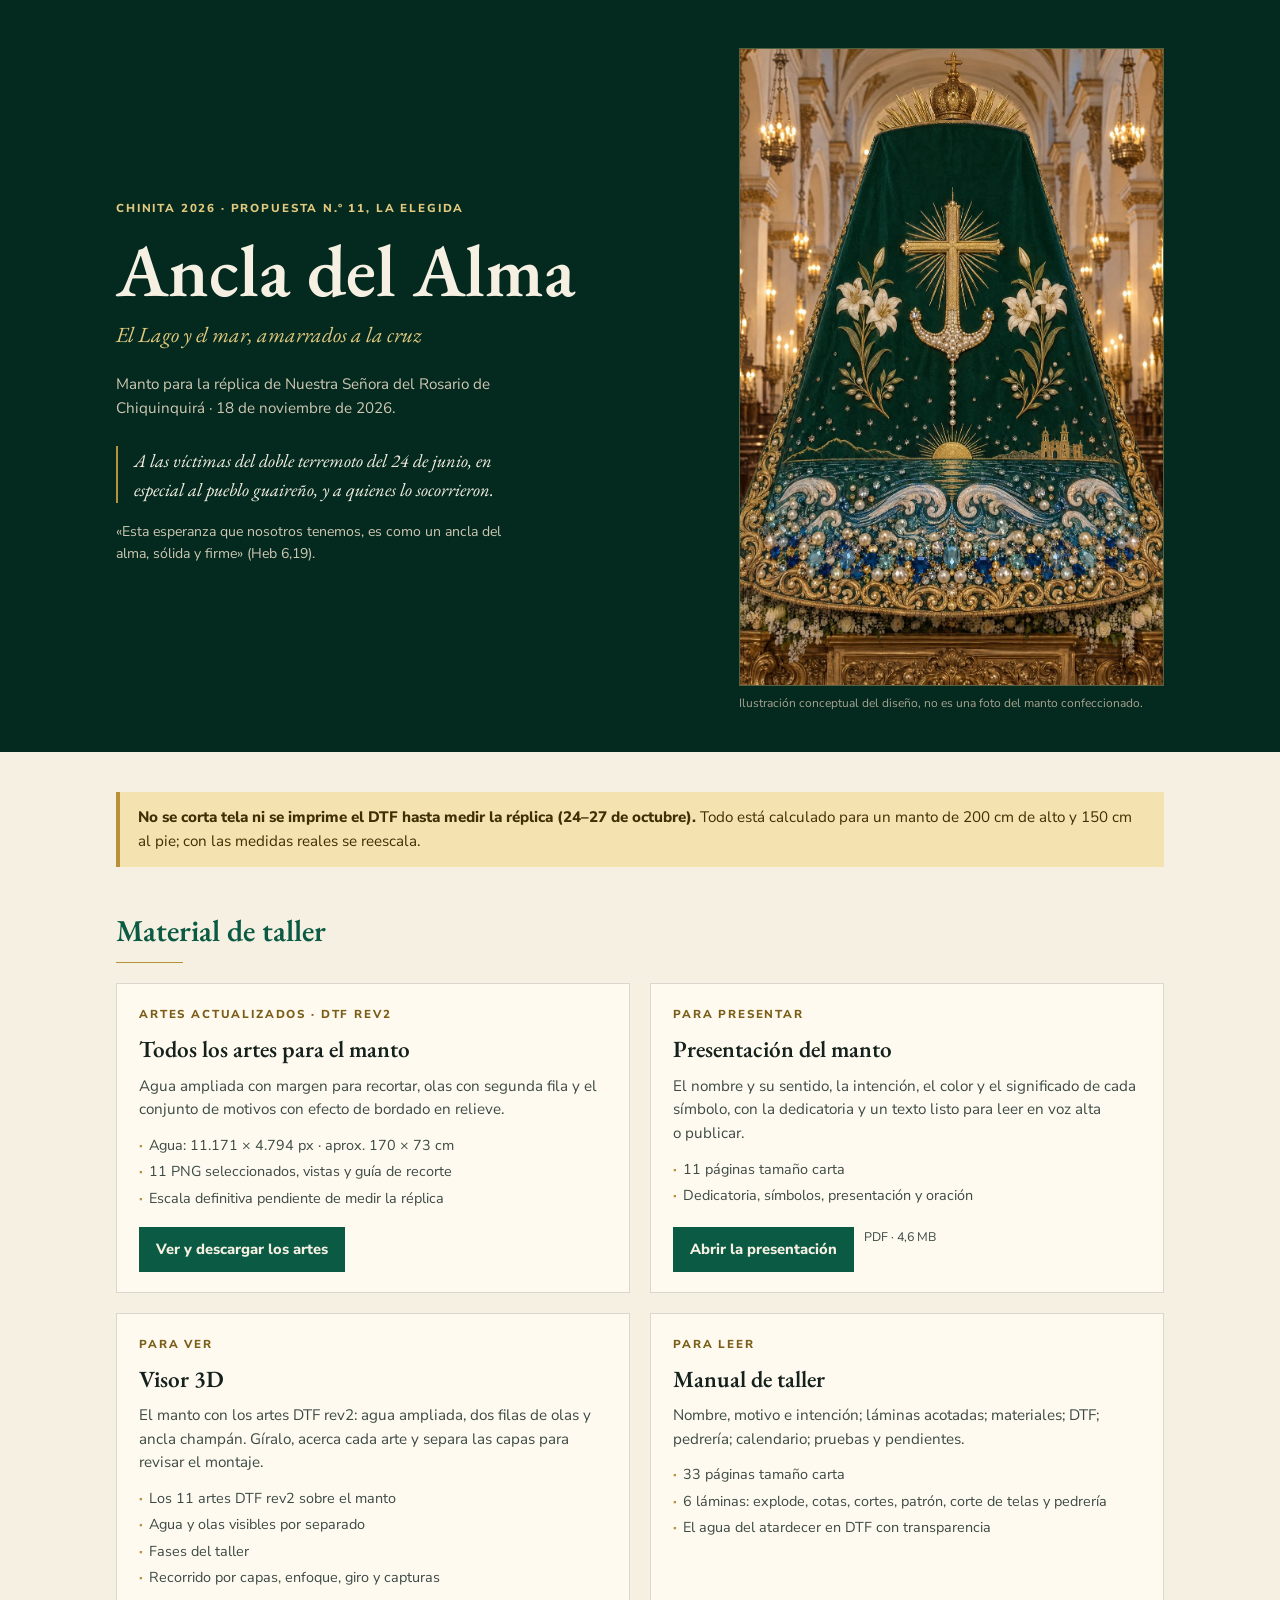
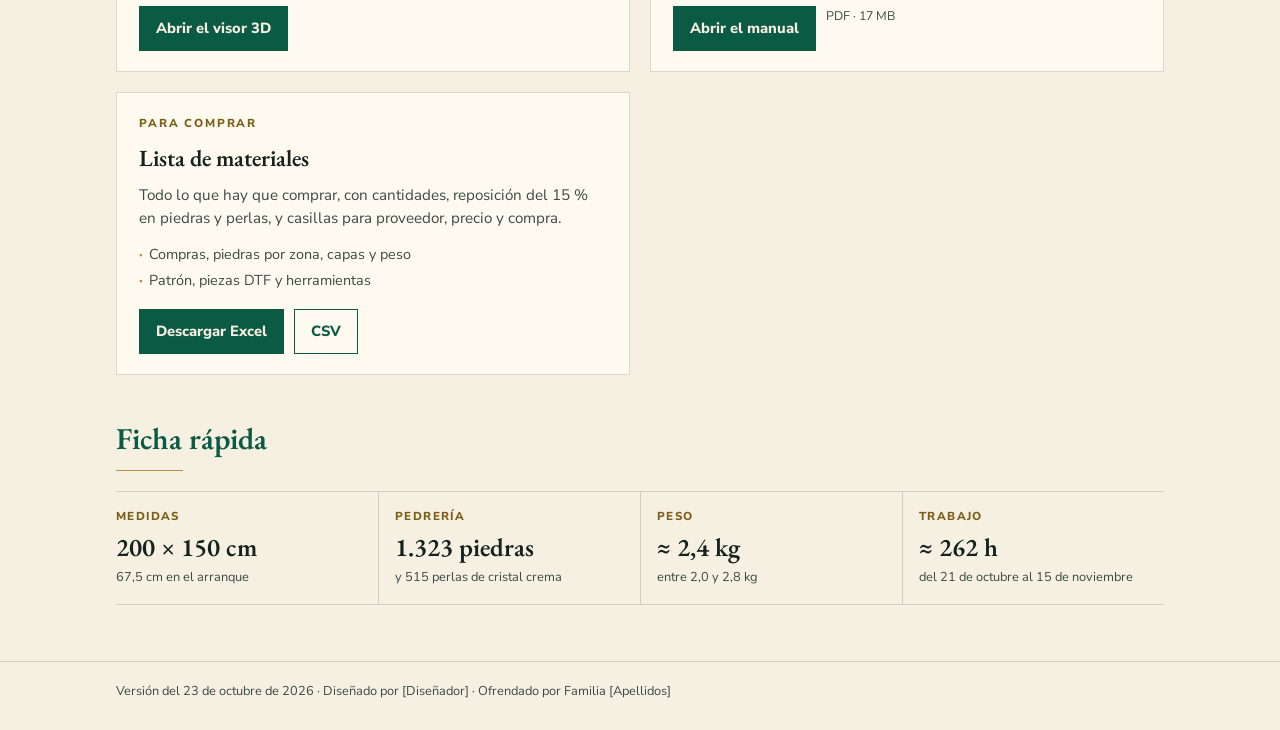
<file: index.html>
<!doctype html>
<html lang="es">
<head>
<meta charset="utf-8">
<meta name="viewport" content="width=device-width, initial-scale=1, viewport-fit=cover">
<title>Ancla del Alma · Chinita 2026</title>
<meta name="description" content="Manto «Ancla del Alma» para la réplica de Nuestra Señora del Rosario de Chiquinquirá, 18 de noviembre de 2026: visor 3D, manual de taller y lista de materiales.">
<link rel="preconnect" href="https://fonts.googleapis.com"><link rel="preconnect" href="https://fonts.gstatic.com" crossorigin>
<link rel="stylesheet" href="https://fonts.googleapis.com/css2?family=EB+Garamond:ital,wght@0,500;0,600;1,500&family=Nunito+Sans:wght@400;600;700;800&display=swap">
<style>
/* Portada de carpeta de taller: una columna con la imagen del manto y cuatro entradas (presentación, 3D, manual, materiales). */
:root {
  --esmeralda-950: #042a20; --esmeralda-900: #06372a; --esmeralda-700: #0b5a44; --esmeralda-500: #0f7a5c;
  --oro: #b8923a; --oro-claro: #e2c97e; --marfil: #f6f0e2; --marfil-2: #ece3cd; --tinta: #14211c; --tinta-2: #3c4a44;
  --serif: "EB Garamond", Georgia, "Times New Roman", serif;
  --sans: "Nunito Sans", "Helvetica Neue", Arial, sans-serif;
  --fondo: var(--marfil); --superficie: #fffaf0; --texto: var(--tinta); --texto-2: var(--tinta-2);
  --acento: var(--esmeralda-700); --oro-tx: #7a5d16; --linea: rgba(20, 33, 28, .16);
  --aviso-fondo: #f4e3b0; --aviso-tx: #3f2f05;
  --hero-fondo: var(--esmeralda-950); --hero-tx: var(--marfil);
}
@media (prefers-color-scheme: dark) {
  :root:not([data-theme="light"]) {
    --fondo: #031f18; --superficie: #06372a; --texto: #f6f0e2; --texto-2: #cfc7b2;
    --acento: #e2c97e; --oro-tx: #e2c97e; --linea: rgba(246, 240, 226, .18);
    --aviso-fondo: #3a2f0c; --aviso-tx: #f6e7b6; --hero-fondo: #021712; --hero-tx: #f6f0e2;
    color-scheme: dark;
  }
}
:root[data-theme="dark"] {
  --fondo: #031f18; --superficie: #06372a; --texto: #f6f0e2; --texto-2: #cfc7b2;
  --acento: #e2c97e; --oro-tx: #e2c97e; --linea: rgba(246, 240, 226, .18);
  --aviso-fondo: #3a2f0c; --aviso-tx: #f6e7b6; --hero-fondo: #021712; --hero-tx: #f6f0e2;
  color-scheme: dark;
}
* { box-sizing: border-box; margin: 0; padding: 0; }
html { -webkit-text-size-adjust: 100%; }
body { background: var(--fondo); color: var(--texto); font-family: var(--sans); font-size: 16px; line-height: 1.55; }
img { max-width: 100%; display: block; }
a { color: inherit; }
:focus-visible { outline: 3px solid var(--oro); outline-offset: 3px; border-radius: 4px; }

.hero { background: var(--hero-fondo); color: var(--hero-tx); }
.hero-in { max-width: 1080px; margin: 0 auto; padding-block: 48px 40px;
  padding-left: max(16px, env(safe-area-inset-left, 0px)); padding-right: max(16px, env(safe-area-inset-right, 0px));
  display: grid; grid-template-columns: minmax(0, 1.15fr) minmax(0, .85fr); gap: 48px; align-items: center; }
.etiqueta { font-size: .72rem; font-weight: 800; letter-spacing: .16em; text-transform: uppercase; color: var(--oro-claro); }
.hero h1 { font-family: var(--serif); font-weight: 600; font-size: clamp(2.8rem, 7vw, 4.6rem); line-height: 1; margin-top: 14px; text-wrap: balance; }
.subtitulo { font-family: var(--serif); font-style: italic; font-size: 1.35rem; color: var(--oro-claro); margin-top: 10px; }
.ocasion { margin-top: 22px; font-size: .95rem; color: #cfc7b2; max-width: 44ch; }
.dedicatoria { margin-top: 26px; padding-left: 16px; border-left: 2px solid var(--oro); font-family: var(--serif); font-style: italic; font-size: 1.15rem; max-width: 46ch; text-wrap: pretty; }
.cita { margin-top: 18px; font-size: .88rem; color: #cfc7b2; max-width: 50ch; }
.foto { position: relative; }
.foto img { width: 100%; height: auto; aspect-ratio: 2 / 3; object-fit: cover; border: 1px solid rgba(226, 201, 126, .35); }
.foto figcaption { margin-top: 8px; font-size: .75rem; color: #a9a28f; }

main { max-width: 1080px; margin: 0 auto; padding-block: 40px 56px;
  padding-left: max(16px, env(safe-area-inset-left, 0px)); padding-right: max(16px, env(safe-area-inset-right, 0px));
  display: grid; gap: 40px; }
.aviso { background: var(--aviso-fondo); color: var(--aviso-tx); padding: 14px 18px; font-size: .95rem; border-left: 4px solid var(--oro); }
.aviso strong { font-weight: 800; }
h2 { font-family: var(--serif); font-weight: 600; font-size: 1.9rem; color: var(--acento); text-wrap: balance; }
h2::after { content: ""; display: block; width: 2.2em; height: 1px; background: var(--oro); margin-top: 8px; }

.entradas { display: grid; grid-template-columns: repeat(2, minmax(0, 1fr)); gap: 20px; margin-top: 20px; }
.entrada { background: var(--superficie); border: 1px solid var(--linea); padding: 22px 22px 20px; display: flex; flex-direction: column; gap: 12px; min-width: 0; }
.entrada .num { font-size: .72rem; font-weight: 800; letter-spacing: .16em; text-transform: uppercase; color: var(--oro-tx); }
.entrada h3 { font-family: var(--serif); font-weight: 600; font-size: 1.45rem; line-height: 1.15; }
.entrada p { color: var(--texto-2); font-size: .95rem; text-wrap: pretty; }
.entrada ul { list-style: none; display: grid; gap: 4px; font-size: .9rem; color: var(--texto-2); }
.entrada ul li::before { content: "·"; color: var(--oro); font-weight: 800; margin-right: 6px; }
.acciones { margin-top: auto; display: flex; flex-wrap: wrap; gap: 10px; padding-top: 6px; }
.boton { display: inline-flex; align-items: center; gap: 8px; text-decoration: none; font-weight: 800; font-size: .92rem;
  padding: 10px 16px; background: var(--esmeralda-700); color: var(--marfil); border: 1px solid var(--esmeralda-700); }
.boton:hover { background: var(--esmeralda-900); }
.boton.sec { background: transparent; color: var(--acento); border-color: var(--acento); }
.boton.sec:hover { background: var(--marfil-2); color: var(--esmeralda-900); }
.peso { font-size: .78rem; color: var(--texto-2); font-variant-numeric: tabular-nums; }

.ficha { display: grid; grid-template-columns: repeat(4, minmax(0, 1fr)); gap: 0; margin-top: 20px; border-top: 1px solid var(--linea); border-bottom: 1px solid var(--linea); }
.ficha div { padding: 16px 12px 16px 0; }
.ficha div + div { padding-left: 16px; border-left: 1px solid var(--linea); }
.ficha dt { font-size: .72rem; font-weight: 800; letter-spacing: .12em; text-transform: uppercase; color: var(--oro-tx); }
.ficha dd { font-family: var(--serif); font-size: 1.6rem; font-weight: 600; font-variant-numeric: tabular-nums; margin-top: 2px; }
.ficha dd small { display: block; font-family: var(--sans); font-size: .8rem; font-weight: 400; color: var(--texto-2); }

footer { border-top: 1px solid var(--linea); }
footer div { max-width: 1080px; margin: 0 auto; padding-block: 20px 28px; font-size: .8rem; color: var(--texto-2);
  padding-left: max(16px, env(safe-area-inset-left, 0px)); padding-right: max(16px, env(safe-area-inset-right, 0px)); }

@media (max-width: 860px) {
  .hero-in { grid-template-columns: minmax(0, 1fr); gap: 28px; padding-block: 32px 28px; }
  .foto { max-width: 420px; }
  .entradas { grid-template-columns: minmax(0, 1fr); }
  .ficha { grid-template-columns: repeat(2, minmax(0, 1fr)); }
  .ficha div:nth-child(3) { padding-left: 0; border-left: 0; }
  .ficha div:nth-child(n+3) { border-top: 1px solid var(--linea); }
}
</style>
</head>
<body>
<header class="hero">
  <div class="hero-in">
    <div>
      <span class="etiqueta">Chinita 2026 · propuesta n.º 11, la elegida</span>
      <h1>Ancla del Alma</h1>
      <p class="subtitulo">El Lago y el mar, amarrados a la cruz</p>
      <p class="ocasion">Manto para la réplica de Nuestra Señora del Rosario de Chiquinquirá · 18 de noviembre de 2026.</p>
      <p class="dedicatoria">A las víctimas del doble terremoto del 24 de junio, en especial al pueblo guaireño, y a quienes lo socorrieron.</p>
      <p class="cita">«Esta esperanza que nosotros tenemos, es como un ancla del alma, sólida y firme» (Heb 6,19).</p>
    </div>
    <figure class="foto">
      <img src="img/manto.jpg" width="1067" height="1600" alt="Ilustración del manto esmeralda: cruz de oro con resplandor cuyo pie se vuelve ancla de perlas, azucenas marfil a los lados, amanecer sobre el Lago, olas y un degradado de piedras azules hacia la orla de volutas doradas.">
      <figcaption>Ilustración conceptual del diseño, no es una foto del manto confeccionado.</figcaption>
    </figure>
  </div>
</header>

<main>
  <p class="aviso"><strong>No se corta tela ni se imprime el DTF hasta medir la réplica (24–27 de octubre).</strong> Todo está calculado para un manto de 200 cm de alto y 150 cm al pie; con las medidas reales se reescala.</p>

  <section aria-labelledby="t-material">
    <h2 id="t-material">Material de taller</h2>
    <div class="entradas">
      <article class="entrada">
        <span class="num">Artes actualizados · DTF rev2</span>
        <h3>Todos los artes para el manto</h3>
        <p>Agua ampliada con margen para recortar, olas con segunda fila y el conjunto de motivos con efecto de bordado en relieve.</p>
        <ul><li>Agua: 11.171 × 4.794 px · aprox. 170 × 73 cm</li><li>11 PNG seleccionados, vistas y guía de recorte</li><li>Escala definitiva pendiente de medir la réplica</li></ul>
        <div class="acciones"><a class="boton" href="dtf-rev2/">Ver y descargar los artes</a></div>
      </article>
      <article class="entrada">
        <span class="num">Para presentar</span>
        <h3>Presentación del manto</h3>
        <p>El nombre y su sentido, la intención, el color y el significado de cada símbolo, con la dedicatoria y un texto listo para leer en voz alta o publicar.</p>
        <ul><li>11 páginas tamaño carta</li><li>Dedicatoria, símbolos, presentación y oración</li></ul>
        <div class="acciones"><a class="boton" href="presentacion/presentacion-ancla-del-alma.pdf">Abrir la presentación</a><span class="peso">PDF · 4,6 MB</span></div>
      </article>
      <article class="entrada">
        <span class="num">Para ver</span>
        <h3>Visor 3D</h3>
        <p>El manto con los artes DTF rev2: agua ampliada, dos filas de olas y ancla champán. Gíralo, acerca cada arte y separa las capas para revisar el montaje.</p>
        <ul><li>Los 11 artes DTF rev2 sobre el manto</li><li>Agua y olas visibles por separado</li><li>Fases del taller</li><li>Recorrido por capas, enfoque, giro y capturas</li></ul>
        <div class="acciones"><a class="boton" href="visor-3d/">Abrir el visor 3D</a></div>
      </article>
      <article class="entrada">
        <span class="num">Para leer</span>
        <h3>Manual de taller</h3>
        <p>Nombre, motivo e intención; láminas acotadas; materiales; DTF; pedrería; calendario; pruebas y pendientes.</p>
        <ul><li>33 páginas tamaño carta</li><li>6 láminas: explode, cotas, cortes, patrón, corte de telas y pedrería</li><li>El agua del atardecer en DTF con transparencia</li></ul>
        <div class="acciones"><a class="boton" href="manual/manual-ancla-del-alma.pdf">Abrir el manual</a><span class="peso">PDF · 17 MB</span></div>
      </article>
      <article class="entrada">
        <span class="num">Para comprar</span>
        <h3>Lista de materiales</h3>
        <p>Todo lo que hay que comprar, con cantidades, reposición del 15 % en piedras y perlas, y casillas para proveedor, precio y compra.</p>
        <ul><li>Compras, piedras por zona, capas y peso</li><li>Patrón, piezas DTF y herramientas</li></ul>
        <div class="acciones"><a class="boton" href="materiales/lista-de-materiales.xlsx">Descargar Excel</a><a class="boton sec" href="materiales/compras.csv">CSV</a></div>
      </article>
    </div>
  </section>

  <section aria-labelledby="t-ficha">
    <h2 id="t-ficha">Ficha rápida</h2>
    <dl class="ficha">
      <div><dt>Medidas</dt><dd>200 × 150 cm<small>67,5 cm en el arranque</small></dd></div>
      <div><dt>Pedrería</dt><dd>1.323 piedras<small>y 515 perlas de cristal crema</small></dd></div>
      <div><dt>Peso</dt><dd>≈ 2,4 kg<small>entre 2,0 y 2,8 kg</small></dd></div>
      <div><dt>Trabajo</dt><dd>≈ 262 h<small>del 21 de octubre al 15 de noviembre</small></dd></div>
    </dl>
  </section>
</main>

<footer><div>Versión del 23 de octubre de 2026 · Diseñado por [Diseñador] · Ofrendado por Familia [Apellidos]</div></footer>
</body>
</html>
</file>
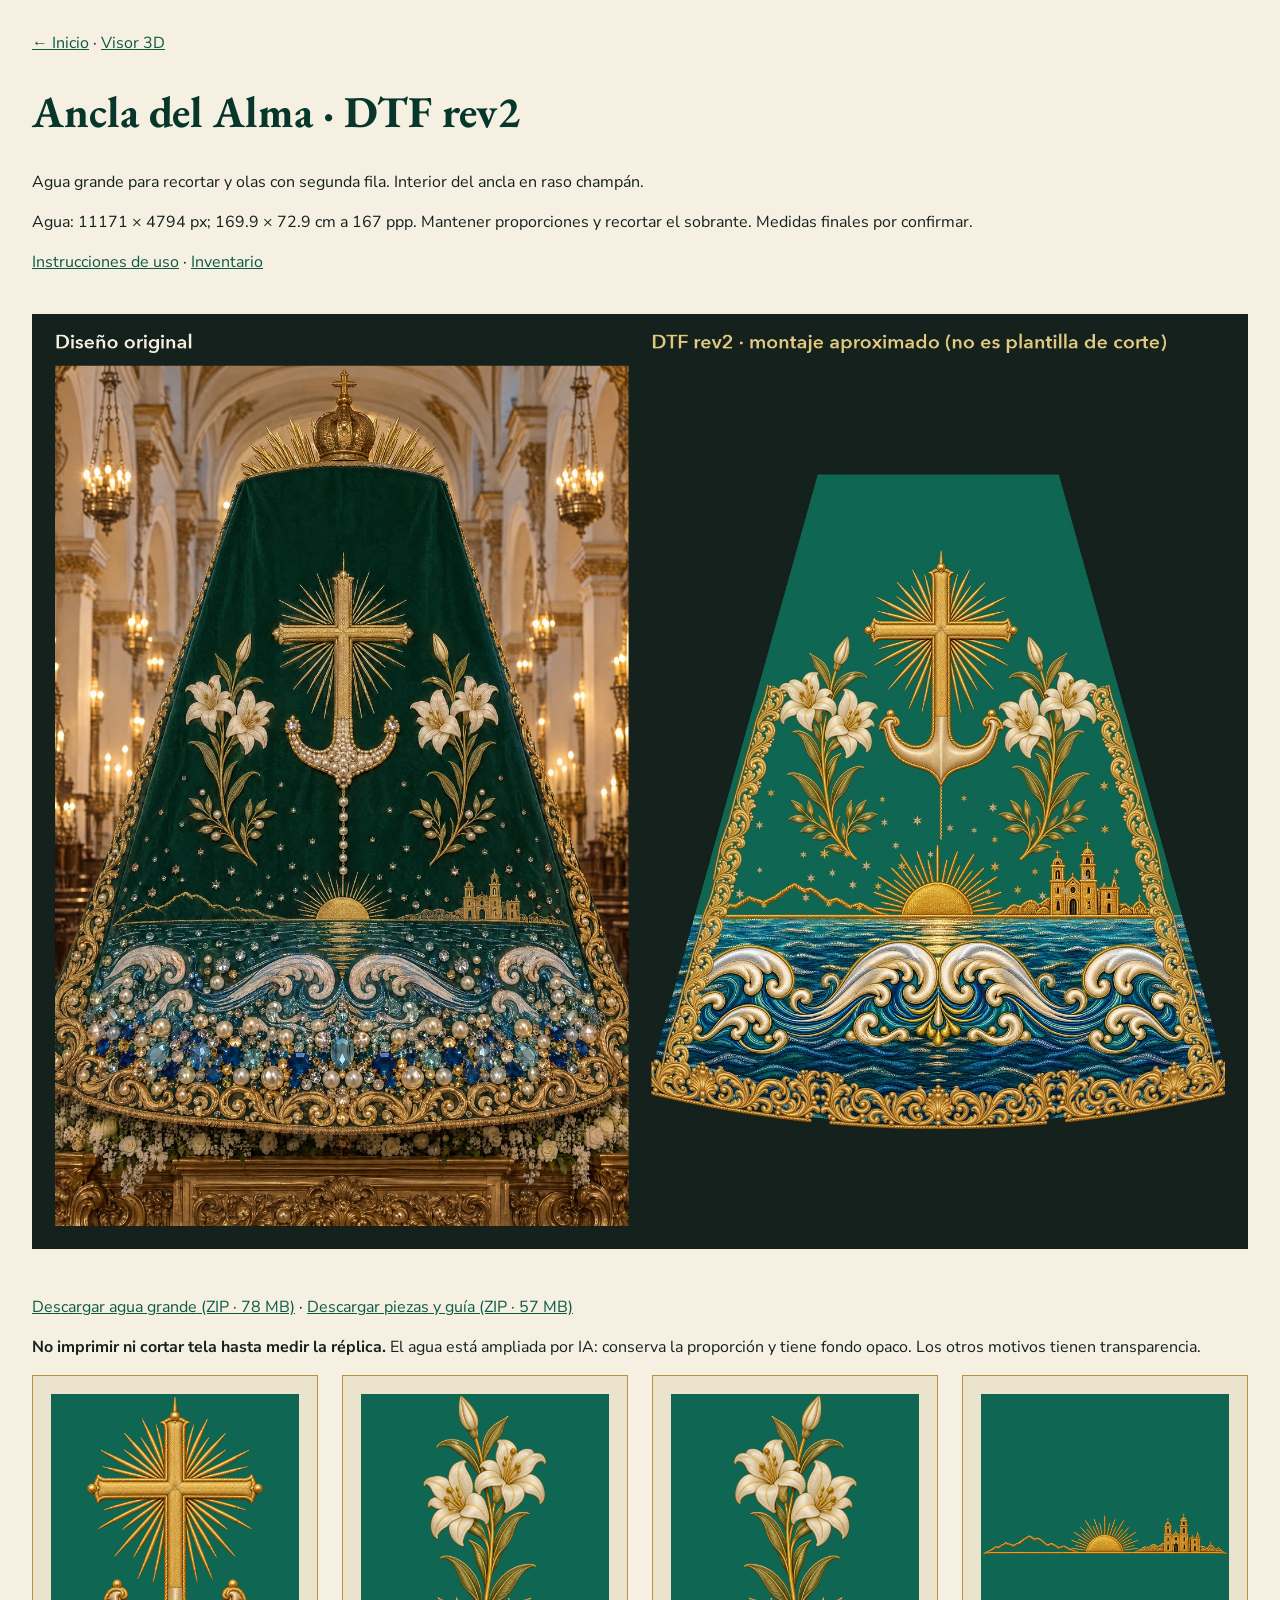
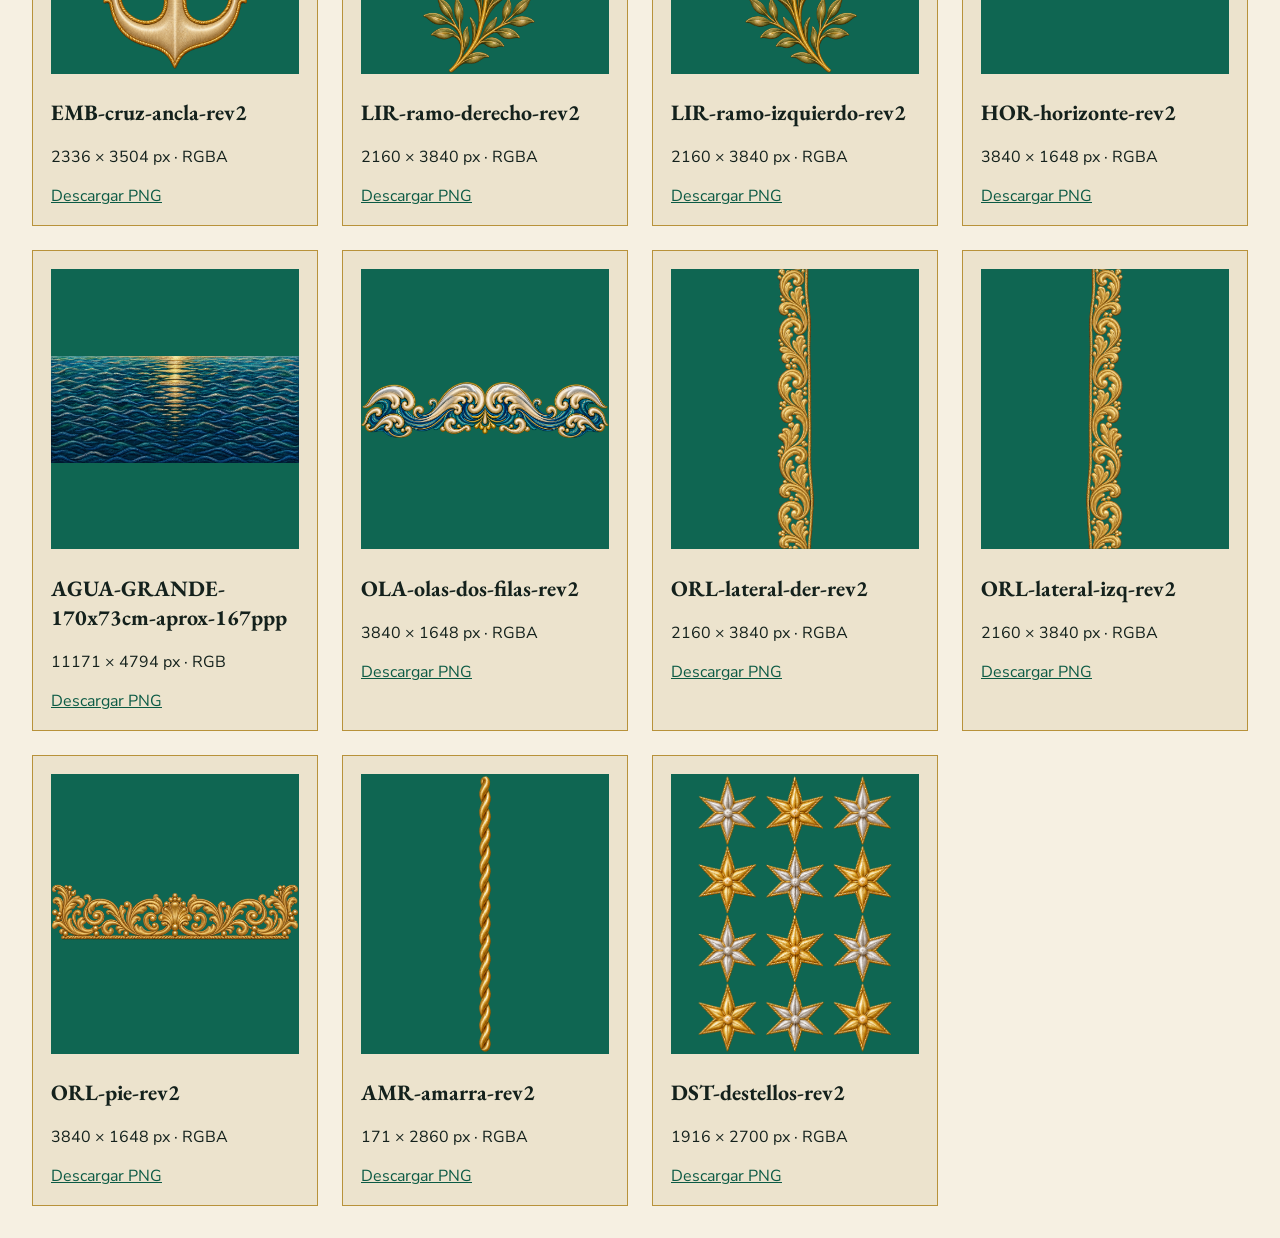
<file: dtf-rev2/index.html>
<!doctype html><html lang="es"><meta charset="utf-8"><meta name="viewport" content="width=device-width,initial-scale=1"><title>DTF rev2 · entrega</title><link href="https://fonts.googleapis.com/css2?family=EB+Garamond:wght@500;600&family=Nunito+Sans:wght@400;700&display=swap" rel="stylesheet"><style>*{box-sizing:border-box}body{margin:0;background:#f6f0e2;color:#14211c;font-family:'Nunito Sans',sans-serif;padding:32px;max-width:1400px;margin:auto}h1,h2{font-family:'EB Garamond',Georgia,serif}h1{font-size:44px;color:#06372a}h2{font-size:22px;overflow-wrap:anywhere}a{color:#0b5a44}main{display:grid;grid-template-columns:repeat(auto-fit,minmax(260px,1fr));gap:24px}article{padding:18px;border:1px solid #b8923a;background:#ece3cd}article img{width:100%;height:280px;object-fit:contain;background:#0F6652}.montaje{width:100%;height:auto;margin:24px 0}p{line-height:1.5}</style><nav><a href="../">← Inicio</a> · <a href="../visor-3d/">Visor 3D</a></nav><h1>Ancla del Alma · DTF rev2</h1><p>Agua grande para recortar y olas con segunda fila. Interior del ancla en raso champán.</p><p>Agua: 11171 × 4794 px; 169.9 × 72.9 cm a 167 ppp. Mantener proporciones y recortar el sobrante. Medidas finales por confirmar.</p><p><a href="LEEME.md">Instrucciones de uso</a> · <a href="INVENTARIO.csv">Inventario</a></p><img class="montaje" src="08-vistas/montaje-vs-original.jpg" alt="Comparación del diseño original y montaje aproximado"><p><a href="agua-grande.zip" download>Descargar agua grande (ZIP · 78 MB)</a> · <a href="piezas-y-guia.zip" download>Descargar piezas y guía (ZIP · 57 MB)</a></p><p><strong>No imprimir ni cortar tela hasta medir la réplica.</strong> El agua está ampliada por IA: conserva la proporción y tiene fondo opaco. Los otros motivos tienen transparencia.</p><main><article><a href="01-emblema/EMB-cruz-ancla-rev2.png"><img loading="lazy" src="01-emblema/EMB-cruz-ancla-rev2.png" alt="EMB-cruz-ancla-rev2"></a><h2>EMB-cruz-ancla-rev2</h2><p>2336 × 3504 px · RGBA</p><a href="01-emblema/EMB-cruz-ancla-rev2.png" download>Descargar PNG</a></article><article><a href="02-ramos/LIR-ramo-derecho-rev2.png"><img loading="lazy" src="02-ramos/LIR-ramo-derecho-rev2.png" alt="LIR-ramo-derecho-rev2"></a><h2>LIR-ramo-derecho-rev2</h2><p>2160 × 3840 px · RGBA</p><a href="02-ramos/LIR-ramo-derecho-rev2.png" download>Descargar PNG</a></article><article><a href="02-ramos/LIR-ramo-izquierdo-rev2.png"><img loading="lazy" src="02-ramos/LIR-ramo-izquierdo-rev2.png" alt="LIR-ramo-izquierdo-rev2"></a><h2>LIR-ramo-izquierdo-rev2</h2><p>2160 × 3840 px · RGBA</p><a href="02-ramos/LIR-ramo-izquierdo-rev2.png" download>Descargar PNG</a></article><article><a href="03-horizonte/HOR-horizonte-rev2.png"><img loading="lazy" src="03-horizonte/HOR-horizonte-rev2.png" alt="HOR-horizonte-rev2"></a><h2>HOR-horizonte-rev2</h2><p>3840 × 1648 px · RGBA</p><a href="03-horizonte/HOR-horizonte-rev2.png" download>Descargar PNG</a></article><article><a href="04-agua/AGUA-GRANDE-170x73cm-aprox-167ppp.png"><img loading="lazy" src="08-vistas/agua-grande-vista.jpg" alt="AGUA-GRANDE-170x73cm-aprox-167ppp"></a><h2>AGUA-GRANDE-170x73cm-aprox-167ppp</h2><p>11171 × 4794 px · RGB</p><a href="04-agua/AGUA-GRANDE-170x73cm-aprox-167ppp.png" download>Descargar PNG</a></article><article><a href="05-olas/OLA-olas-dos-filas-rev2.png"><img loading="lazy" src="05-olas/OLA-olas-dos-filas-rev2.png" alt="OLA-olas-dos-filas-rev2"></a><h2>OLA-olas-dos-filas-rev2</h2><p>3840 × 1648 px · RGBA</p><a href="05-olas/OLA-olas-dos-filas-rev2.png" download>Descargar PNG</a></article><article><a href="06-orlas/ORL-lateral-der-rev2.png"><img loading="lazy" src="06-orlas/ORL-lateral-der-rev2.png" alt="ORL-lateral-der-rev2"></a><h2>ORL-lateral-der-rev2</h2><p>2160 × 3840 px · RGBA</p><a href="06-orlas/ORL-lateral-der-rev2.png" download>Descargar PNG</a></article><article><a href="06-orlas/ORL-lateral-izq-rev2.png"><img loading="lazy" src="06-orlas/ORL-lateral-izq-rev2.png" alt="ORL-lateral-izq-rev2"></a><h2>ORL-lateral-izq-rev2</h2><p>2160 × 3840 px · RGBA</p><a href="06-orlas/ORL-lateral-izq-rev2.png" download>Descargar PNG</a></article><article><a href="06-orlas/ORL-pie-rev2.png"><img loading="lazy" src="06-orlas/ORL-pie-rev2.png" alt="ORL-pie-rev2"></a><h2>ORL-pie-rev2</h2><p>3840 × 1648 px · RGBA</p><a href="06-orlas/ORL-pie-rev2.png" download>Descargar PNG</a></article><article><a href="07-amarra-y-destellos/AMR-amarra-rev2.png"><img loading="lazy" src="07-amarra-y-destellos/AMR-amarra-rev2.png" alt="AMR-amarra-rev2"></a><h2>AMR-amarra-rev2</h2><p>171 × 2860 px · RGBA</p><a href="07-amarra-y-destellos/AMR-amarra-rev2.png" download>Descargar PNG</a></article><article><a href="07-amarra-y-destellos/DST-destellos-rev2.png"><img loading="lazy" src="07-amarra-y-destellos/DST-destellos-rev2.png" alt="DST-destellos-rev2"></a><h2>DST-destellos-rev2</h2><p>1916 × 2700 px · RGBA</p><a href="07-amarra-y-destellos/DST-destellos-rev2.png" download>Descargar PNG</a></article></main></html>
</file>
